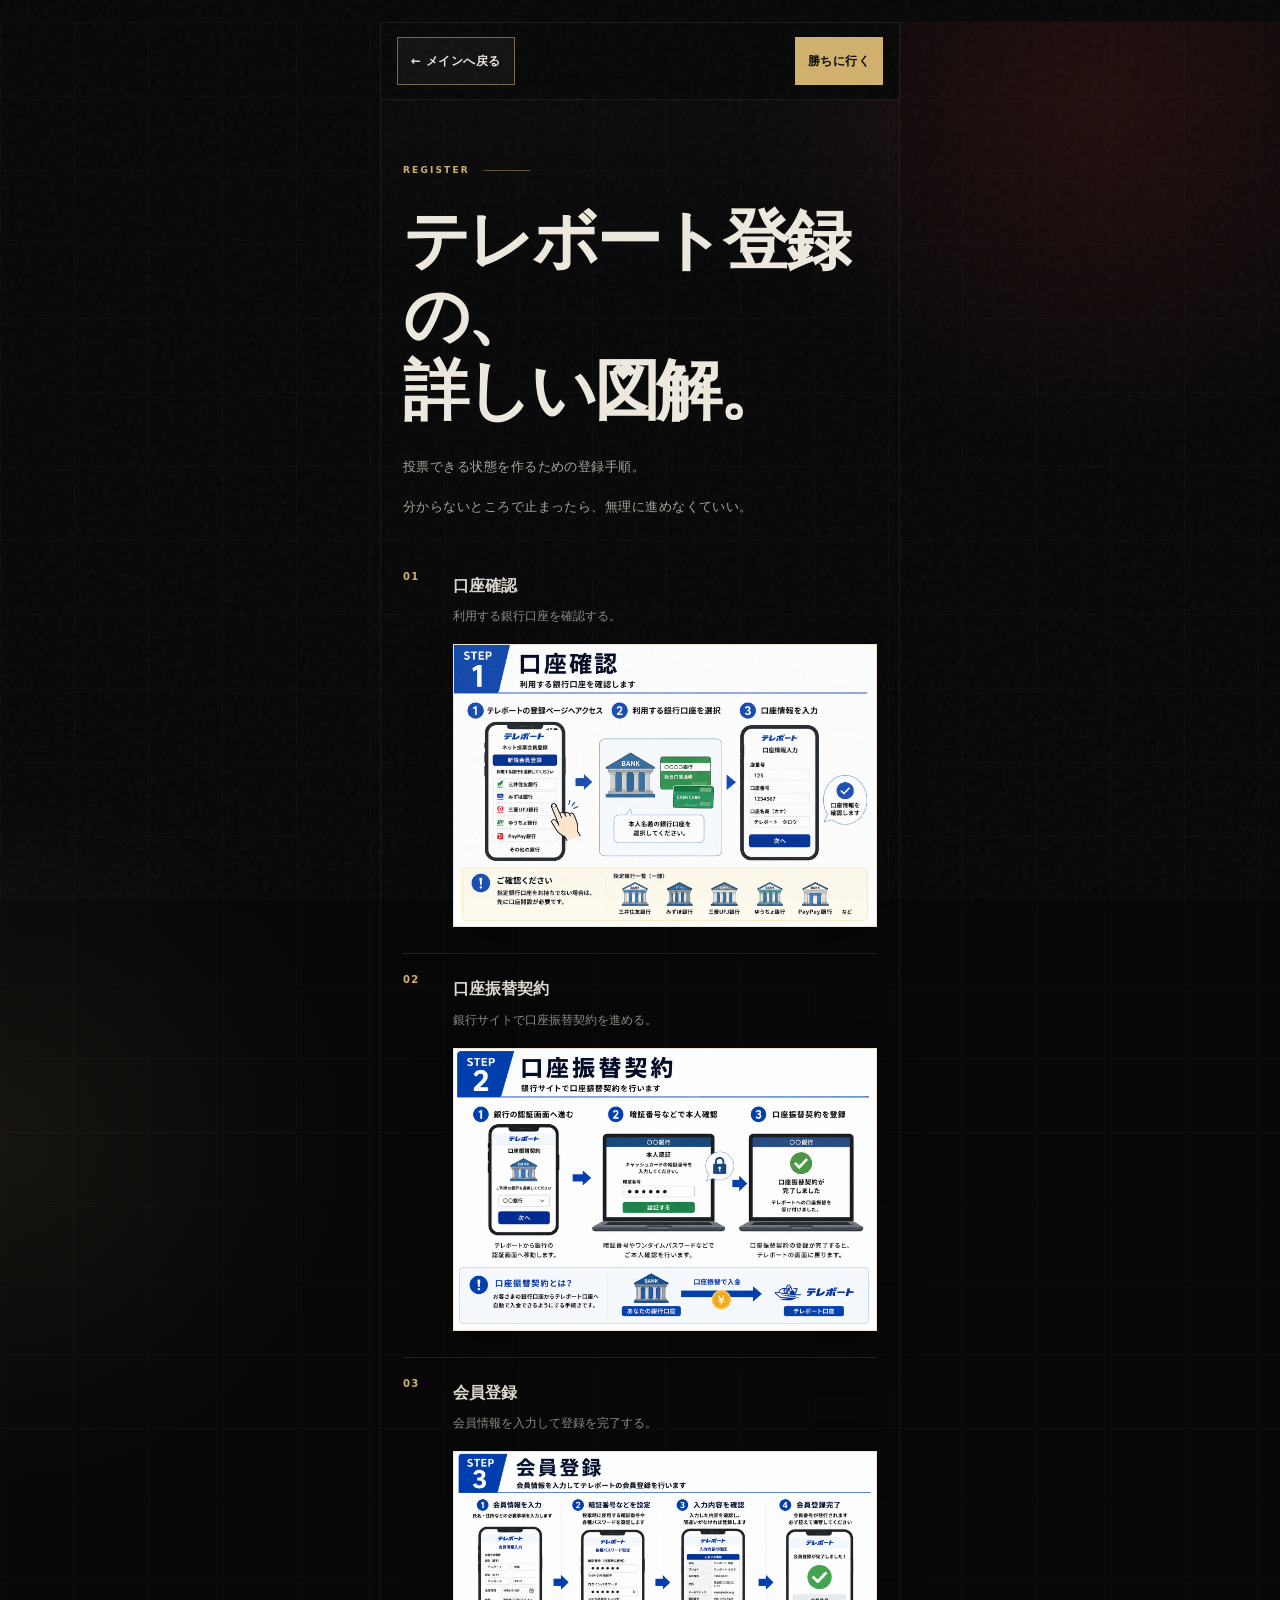
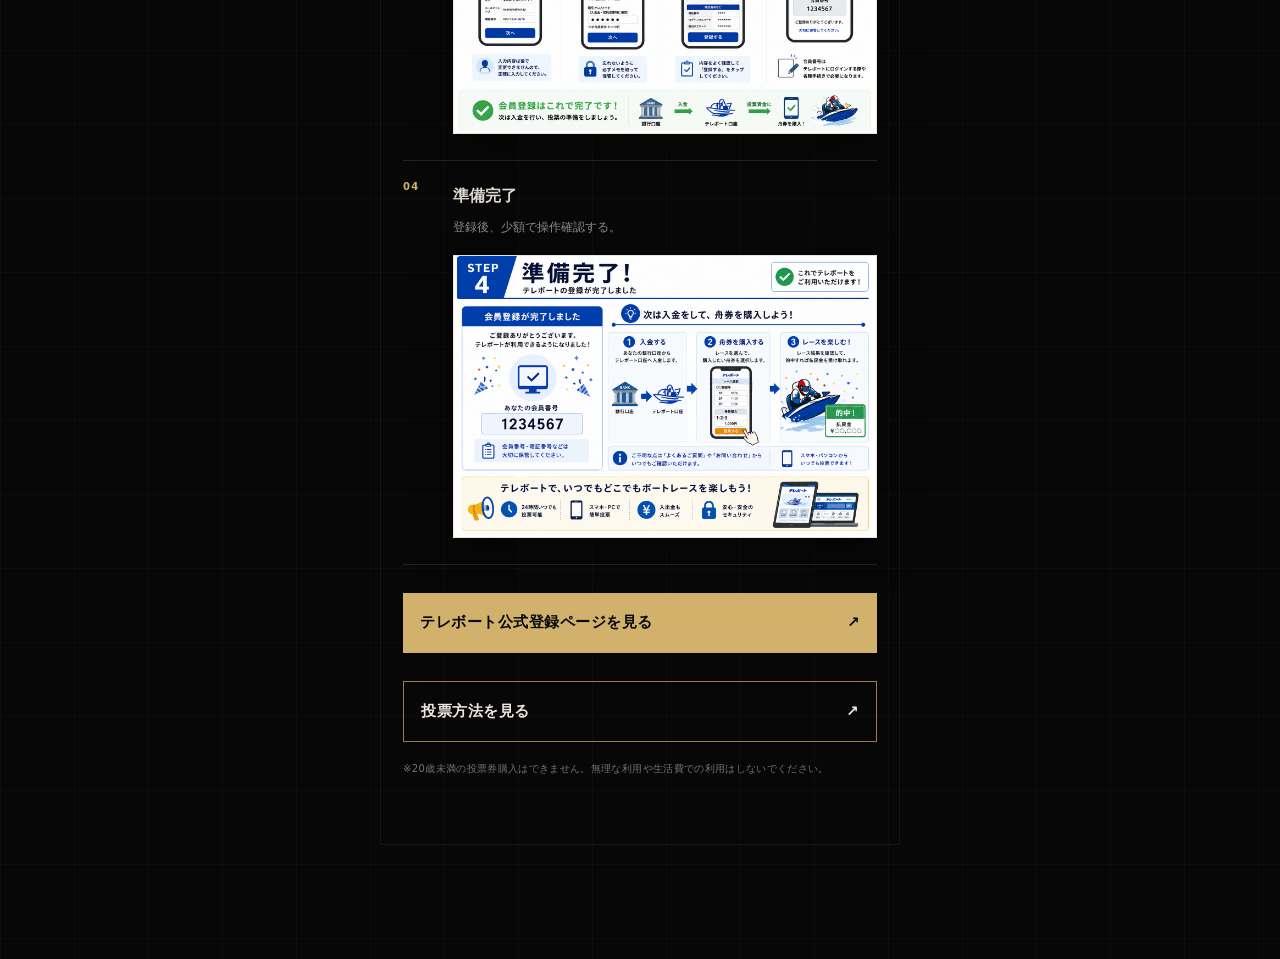
<file: register.html>
<!doctype html>
<html lang="ja">
<head>
  <meta charset="utf-8">
  <meta name="viewport" content="width=device-width, initial-scale=1">
  <title>TRAVIS | &#12486;&#12524;&#12508;&#12540;&#12488;&#30331;&#37682;</title>
  <link rel="icon" href="./favicon.svg">
  <link rel="stylesheet" href="./style.css">
</head>
<body>
  <div class="site-shell">
    <header class="detail-header">
      <a class="back-main" href="./index.html#how">&#8592; &#12513;&#12452;&#12531;&#12408;&#25147;&#12427;</a>
      <a class="header-cta" href="https://lin.ee/YRAiTYb">&#21213;&#12385;&#12395;&#34892;&#12367;</a>
    </header>

    <main>
      <section class="section detail-hero">
        <p class="label">REGISTER</p>
        <h1>&#12486;&#12524;&#12508;&#12540;&#12488;&#30331;&#37682;&#12398;&#12289;<br>&#35443;&#12375;&#12356;&#22259;&#35299;&#12290;</h1>
        <div class="copy">
          <p>&#25237;&#31080;&#12391;&#12365;&#12427;&#29366;&#24907;&#12434;&#20316;&#12427;&#12383;&#12417;&#12398;&#30331;&#37682;&#25163;&#38918;&#12290;</p>
          <p>&#20998;&#12363;&#12425;&#12394;&#12356;&#12392;&#12371;&#12429;&#12391;&#27490;&#12414;&#12387;&#12383;&#12425;&#12289;&#28961;&#29702;&#12395;&#36914;&#12417;&#12394;&#12367;&#12390;&#12356;&#12356;&#12290;</p>
        </div>
      </section>

      <section class="section detail-steps">
        <ol class="steps">
          <li>
            <small>01</small>
            <div>
              <b>&#21475;&#24231;&#30906;&#35469;</b>
              <p>&#21033;&#29992;&#12377;&#12427;&#37504;&#34892;&#21475;&#24231;&#12434;&#30906;&#35469;&#12377;&#12427;&#12290;</p>
              <figure class="step-illustration wide">
                <img src="./register-step-1.png" alt="STEP 1 &#21475;&#24231;&#30906;&#35469;&#12398;&#22259;&#35299;">
              </figure>
            </div>
          </li>
          <li>
            <small>02</small>
            <div>
              <b>&#21475;&#24231;&#25391;&#26367;&#22865;&#32004;</b>
              <p>&#37504;&#34892;&#12469;&#12452;&#12488;&#12391;&#21475;&#24231;&#25391;&#26367;&#22865;&#32004;&#12434;&#36914;&#12417;&#12427;&#12290;</p>
              <figure class="step-illustration wide">
                <img src="./register-step-2.png" alt="STEP 2 &#21475;&#24231;&#25391;&#26367;&#22865;&#32004;&#12398;&#22259;&#35299;">
              </figure>
            </div>
          </li>
          <li>
            <small>03</small>
            <div>
              <b>&#20250;&#21729;&#30331;&#37682;</b>
              <p>&#20250;&#21729;&#24773;&#22577;&#12434;&#20837;&#21147;&#12375;&#12390;&#30331;&#37682;&#12434;&#23436;&#20102;&#12377;&#12427;&#12290;</p>
              <figure class="step-illustration wide">
                <img src="./register-step-3.png" alt="STEP 3 &#20250;&#21729;&#30331;&#37682;&#12398;&#22259;&#35299;">
              </figure>
            </div>
          </li>
          <li>
            <small>04</small>
            <div>
              <b>&#28310;&#20633;&#23436;&#20102;</b>
              <p>&#30331;&#37682;&#24460;&#12289;&#23569;&#38989;&#12391;&#25805;&#20316;&#30906;&#35469;&#12377;&#12427;&#12290;</p>
              <figure class="step-illustration wide">
                <img src="./register-step-4.png" alt="STEP 4 &#28310;&#20633;&#23436;&#20102;&#12398;&#22259;&#35299;">
              </figure>
            </div>
          </li>
        </ol>

        <a class="primary-cta" href="https://www.boatrace.jp/bosyu/">&#12486;&#12524;&#12508;&#12540;&#12488;&#20844;&#24335;&#30331;&#37682;&#12506;&#12540;&#12472;&#12434;&#35211;&#12427; <i>&#8599;</i></a>
        <a class="secondary-cta" href="./vote.html">&#25237;&#31080;&#26041;&#27861;&#12434;&#35211;&#12427; <i>&#8599;</i></a>
        <p class="safety-note">&#8251;20&#27507;&#26410;&#28288;&#12398;&#25237;&#31080;&#21048;&#36092;&#20837;&#12399;&#12391;&#12365;&#12414;&#12379;&#12435;&#12290;&#28961;&#29702;&#12394;&#21033;&#29992;&#12420;&#29983;&#27963;&#36027;&#12391;&#12398;&#21033;&#29992;&#12399;&#12375;&#12394;&#12356;&#12391;&#12367;&#12384;&#12373;&#12356;&#12290;</p>
      </section>
    </main>
  </div>
</body>
</html>
</file>
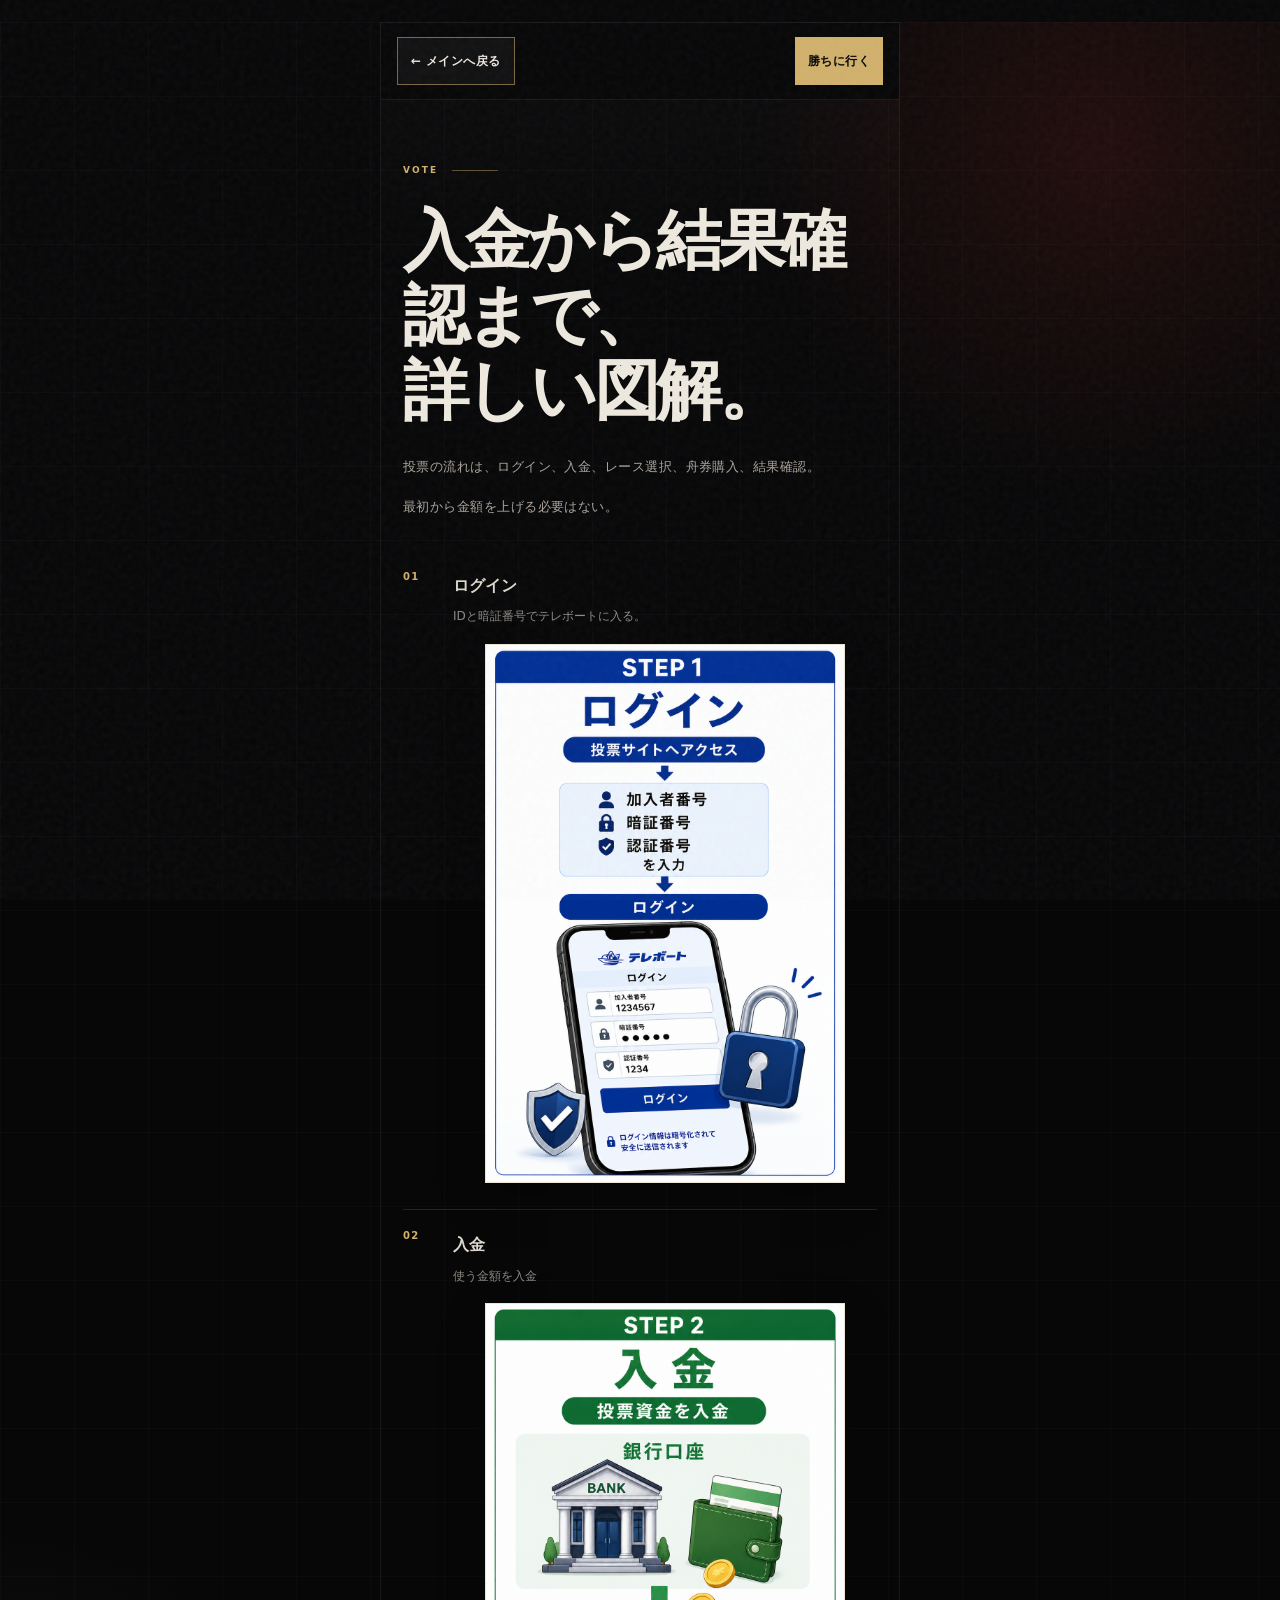
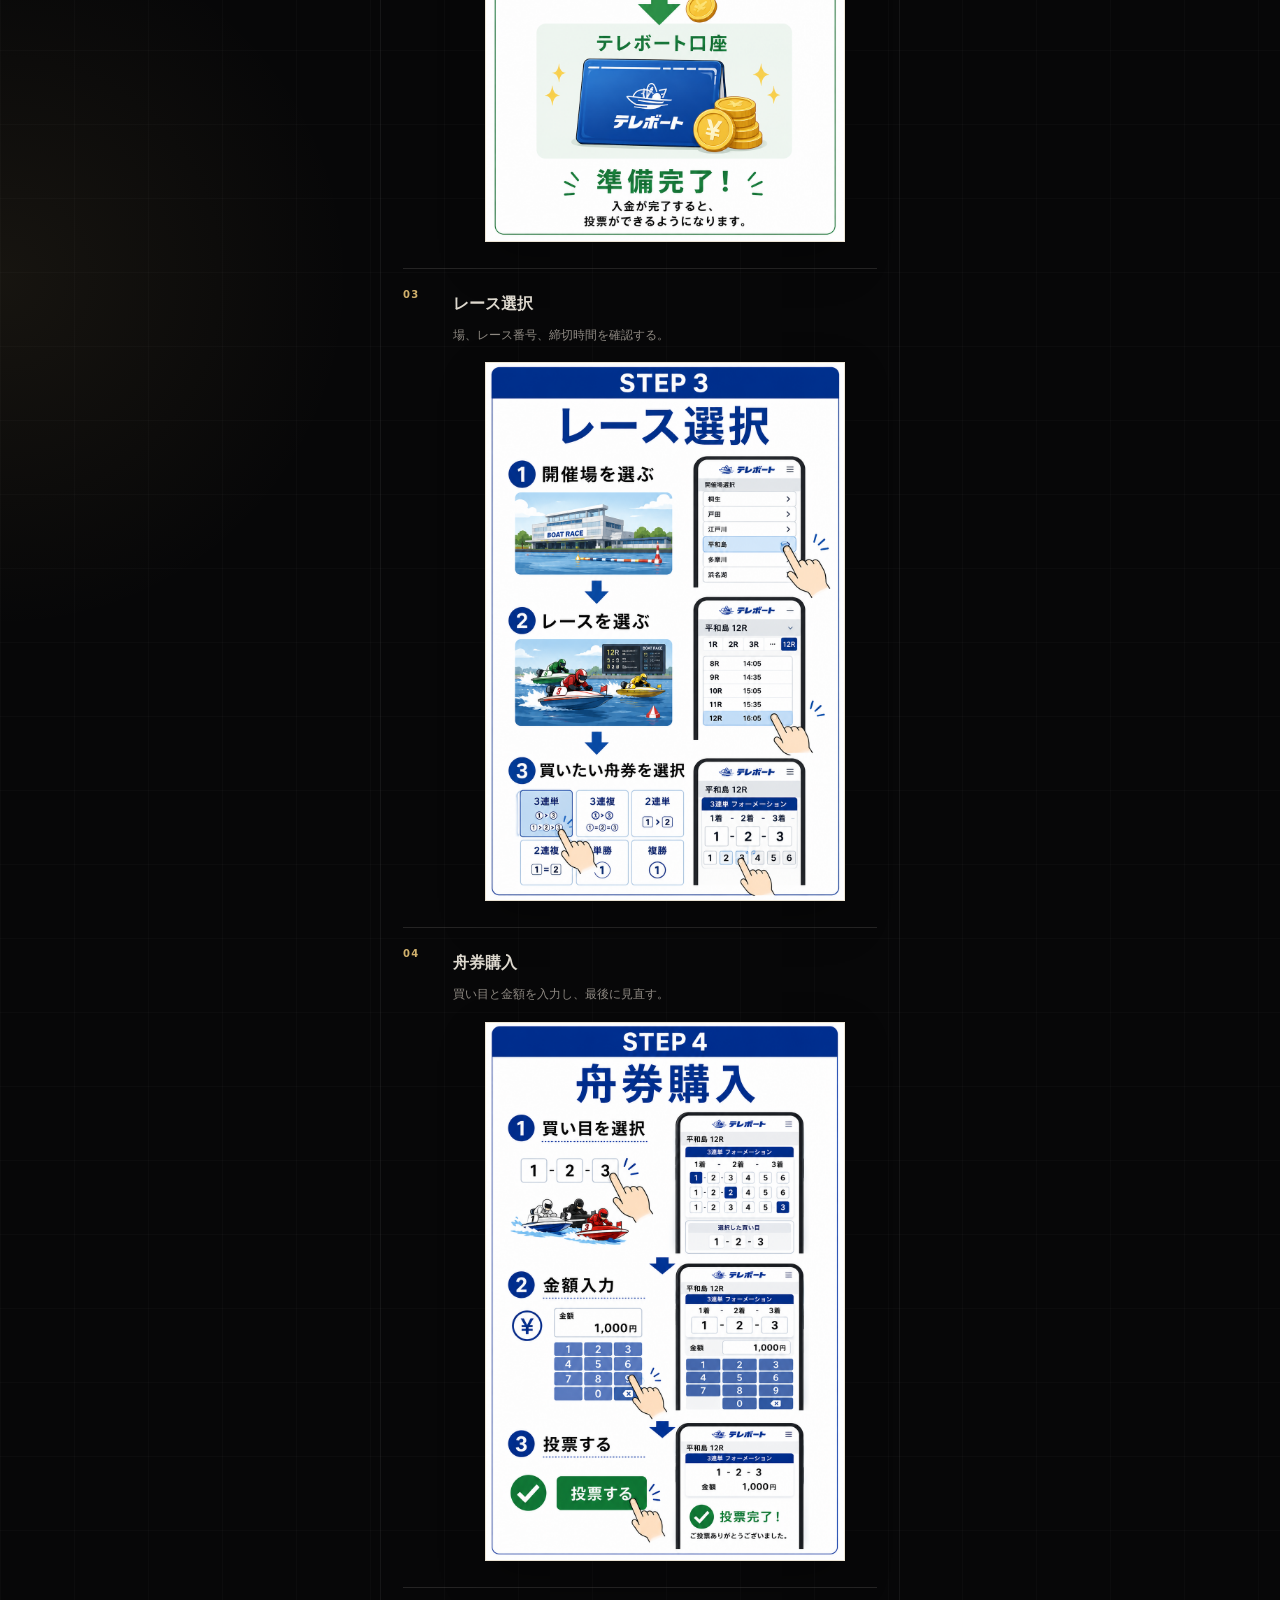
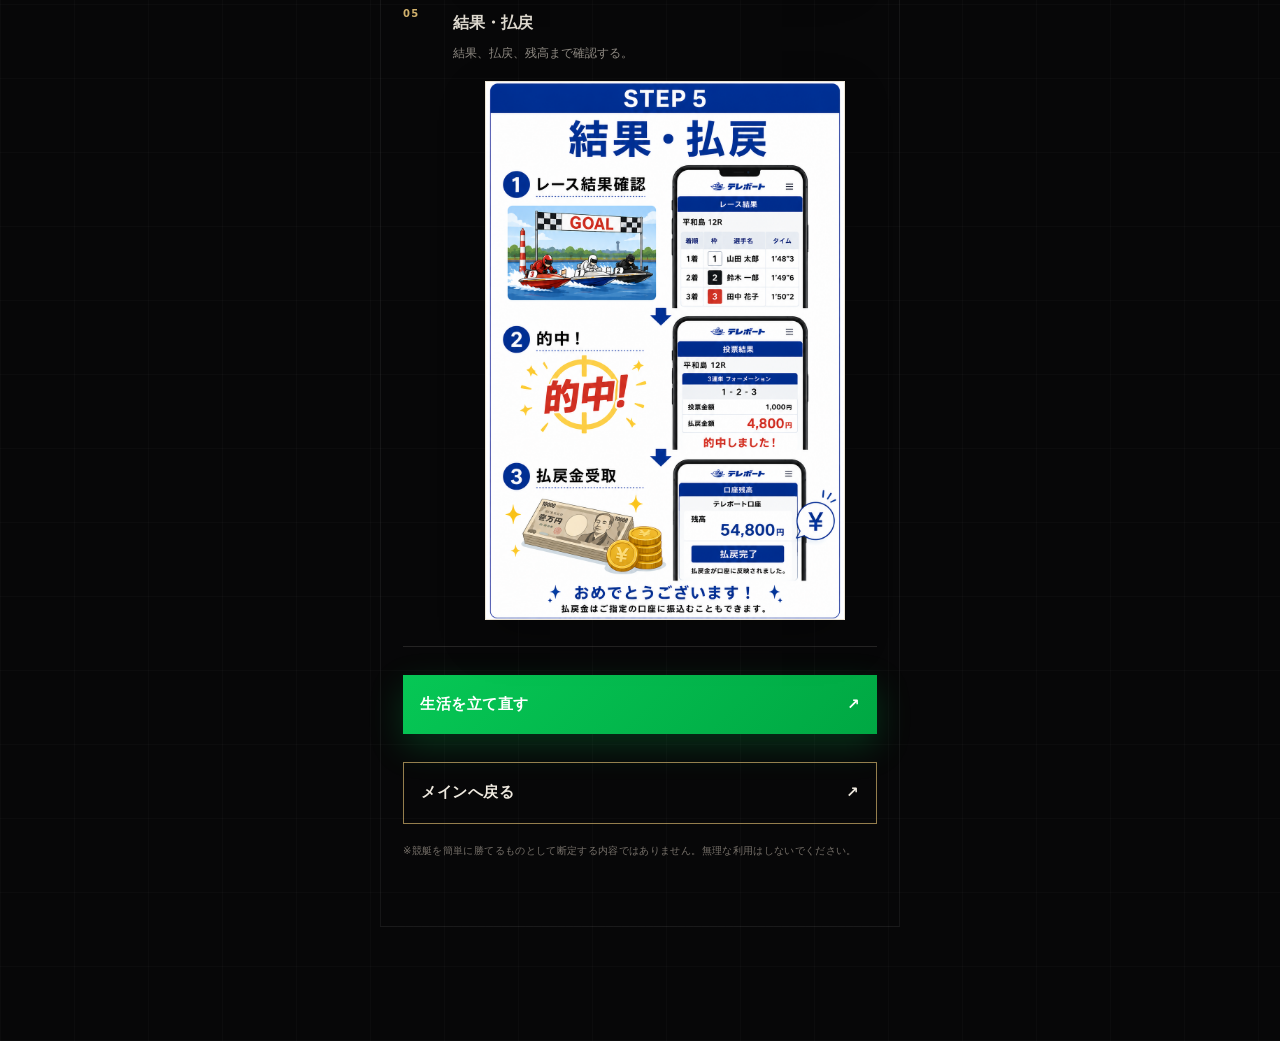
<file: vote.html>
﻿<!doctype html>
<html lang="ja">
<head>
  <meta charset="utf-8">
  <meta name="viewport" content="width=device-width, initial-scale=1">
  <title>TRAVIS | 投票方法</title>
  <link rel="icon" href="./favicon.svg">
  <link rel="stylesheet" href="./style.css">
</head>
<body>
  <div class="site-shell">
    <header class="detail-header">
      <a class="back-main" href="./index.html#how">← メインへ戻る</a>
      <a class="header-cta" href="https://lin.ee/YRAiTYb">勝ちに行く</a>
    </header>

    <main>
      <section class="section detail-hero">
        <p class="label">VOTE</p>
        <h1>入金から結果確認まで、<br>詳しい図解。</h1>
        <div class="copy">
          <p>投票の流れは、ログイン、入金、レース選択、舟券購入、結果確認。</p>
          <p>最初から金額を上げる必要はない。</p>
        </div>
      </section>

      <section class="section detail-steps">
        <ol class="steps">
          <li><small>01</small><div><b>ログイン</b><p>IDと暗証番号でテレボートに入る。</p><figure class="step-illustration tall"><img src="./vote-step-1.png" alt="STEP 1 ログインの図解"></figure></div></li>
          <li><small>02</small><div><b>入金</b><p>使う金額を入金</p><figure class="step-illustration tall"><img src="./vote-step-2.png" alt="STEP 2 入金の図解"></figure></div></li>
          <li><small>03</small><div><b>レース選択</b><p>場、レース番号、締切時間を確認する。</p><figure class="step-illustration tall"><img src="./vote-step-3.png" alt="STEP 3 レース選択の図解"></figure></div></li>
          <li><small>04</small><div><b>舟券購入</b><p>買い目と金額を入力し、最後に見直す。</p><figure class="step-illustration tall"><img src="./vote-step-4.png" alt="STEP 4 舟券購入の図解"></figure></div></li>
          <li><small>05</small><div><b>結果・払戻</b><p>結果、払戻、残高まで確認する。</p><figure class="step-illustration tall"><img src="./vote-step-5.png" alt="STEP 5 結果と払戻の図解"></figure></div></li>
        </ol>

        <a class="primary-cta line-cta" href="https://lin.ee/YRAiTYb">生活を立て直す <i>↗</i></a>
        <a class="secondary-cta" href="./index.html#how">メインへ戻る <i>↗</i></a>
        <p class="safety-note">※競艇を簡単に勝てるものとして断定する内容ではありません。無理な利用はしないでください。</p>
      </section>
    </main>
  </div>
</body>
</html>
</file>
<file: style.css>
﻿@font-face{
  font-family:"TRAVIS Hand";
  src:url("./Yomogi-Regular.ttf") format("truetype");
  font-weight:400;
  font-style:normal;
  font-display:swap;
}

:root{
  --bg:#070708;
  --panel:#111113;
  --panel2:#171719;
  --paper:#eee9df;
  --muted:#918c84;
  --dim:#625e58;
  --line:rgba(238,233,223,.13);
  --gold:#d1b16c;
  --red:#c74a40;
  --serif:"Yu Mincho","Hiragino Mincho ProN","Noto Serif JP",serif;
  --sans:"Noto Sans JP","Yu Gothic",system-ui,sans-serif;
}

*{box-sizing:border-box}
html{background:var(--bg);scroll-behavior:smooth}
body{
  margin:0;
  min-height:100svh;
  padding:0 0 92px;
  overflow-x:hidden;
  color:var(--paper);
  background:
    radial-gradient(circle at 86% 3%,rgba(151,39,31,.18),transparent 22rem),
    radial-gradient(circle at 0 44%,rgba(209,177,108,.08),transparent 22rem),
    linear-gradient(rgba(255,255,255,.018) 1px,transparent 1px),
    linear-gradient(90deg,rgba(255,255,255,.018) 1px,transparent 1px),
    var(--bg);
  background-size:auto,auto,74px 74px,74px 74px,auto;
  font-family:var(--sans);
  line-height:1.85;
  font-feature-settings:"palt";
}
body:before{
  position:fixed;
  z-index:999;
  inset:0;
  pointer-events:none;
  opacity:.045;
  content:"";
  background-image:url("data:image/svg+xml,%3Csvg viewBox='0 0 180 180' xmlns='http://www.w3.org/2000/svg'%3E%3Cfilter id='n'%3E%3CfeTurbulence type='fractalNoise' baseFrequency='.85' numOctaves='4'/%3E%3C/filter%3E%3Crect width='100%25' height='100%25' filter='url(%23n)'/%3E%3C/svg%3E");
}
a{color:inherit;text-decoration:none}
img{max-width:100%;display:block}

.site-shell{
  width:min(100%,520px);
  margin:0 auto;
  border-inline:1px solid rgba(255,255,255,.05);
  background:linear-gradient(180deg,rgba(255,255,255,.018),transparent 260px);
}

.site-header,.detail-header{
  position:sticky;
  z-index:40;
  top:0;
  display:flex;
  align-items:center;
  justify-content:space-between;
  gap:12px;
  min-height:64px;
  padding:14px 16px;
  border-bottom:1px solid rgba(255,255,255,.07);
  background:rgba(7,7,8,.9);
  backdrop-filter:blur(16px);
}
.brand{display:inline-flex;align-items:center;gap:10px;font:800 12px/1 var(--sans);letter-spacing:.12em}
.brand-mark{display:grid;width:31px;height:31px;place-items:center;border:1px solid rgba(209,177,108,.65);color:var(--gold);font-family:var(--serif)}
.header-cta,.back-main{display:inline-flex;min-height:48px;align-items:center;justify-content:center;padding:10px 13px;color:#090909;background:var(--gold);font-size:12px;font-weight:900;letter-spacing:.035em}
.back-main{color:var(--paper);background:rgba(255,255,255,.04);border:1px solid rgba(209,177,108,.55)}

.section{padding:66px 22px}
.label{display:flex;align-items:center;gap:14px;margin:0 0 28px;color:var(--gold);font:800 9px/1 var(--sans);letter-spacing:.24em}
.label:after{width:46px;height:1px;background:rgba(209,177,108,.42);content:""}
h1,h2,h3{margin:0;font-family:var(--serif);font-weight:600;letter-spacing:-.055em}
h1{font-size:clamp(42px,13vw,66px);line-height:1.14}
h2{font-size:clamp(31px,8.8vw,44px);line-height:1.45}
h1 span{display:block;margin-top:8px;color:#aaa59d;font-size:.44em;letter-spacing:-.04em}
h1 em{color:var(--gold);font-style:normal}
.hero-utilities,.hero-rise{white-space:nowrap}
.hero-utilities{font-size:.58em;letter-spacing:-.07em}
.hero-rise{font-size:.4em;letter-spacing:-.045em}
.hero-rise em{font-size:1.35em;font-weight:700}
.copy{margin:26px 0 0;color:#aaa49b;font-size:13px;letter-spacing:.035em}
.copy p{margin:0 0 16px}
.red{color:var(--red)}
.gold{color:var(--gold)}

.hero{min-height:100svh;padding-top:54px}
.hero-lead{margin:28px 0 0;padding-left:16px;border-left:1px solid var(--red);color:#d7d0c4;font-family:var(--serif);font-size:15px;line-height:1.95}
.hero-photo{position:relative;height:390px;margin:36px -4px 0;overflow:hidden;border:1px solid var(--line);background:#0e0e10}
.hero-photo img{width:100%;height:100%;object-fit:cover;object-position:68% center;filter:brightness(.74) saturate(.76) contrast(1.04)}
.hero-photo:after,.image-card:after{position:absolute;inset:0;background:linear-gradient(180deg,rgba(4,4,5,.02),rgba(4,4,5,.12) 44%,rgba(4,4,5,.78));content:""}
.hero-photo figcaption{position:absolute;z-index:2;right:18px;bottom:16px;left:18px;display:grid;grid-template-columns:auto 1fr;gap:3px 13px;color:#ddd7cb;font-family:var(--serif)}
.hero-photo small{color:var(--gold);font:800 8px var(--sans);letter-spacing:.2em}
.hero-photo b{font-size:16px;letter-spacing:.04em}

.primary-cta,.secondary-cta{
  display:grid;
  grid-template-columns:1fr auto;
  align-items:center;
  gap:12px;
  min-height:54px;
  width:100%;
  margin-top:28px;
  padding:16px 17px;
  color:#090909;
  background:var(--gold);
  font-size:15px;
  font-weight:900;
  letter-spacing:.035em;
}
.secondary-cta{color:var(--paper);background:transparent;border:1px solid rgba(209,177,108,.7)}
.primary-cta i,.secondary-cta i{font-style:normal}
.primary-cta.line-cta{
  color:#fff;
  background:linear-gradient(135deg,#06c755,#00a843);
  box-shadow:0 12px 34px rgba(6,199,85,.22);
}
.primary-cta.line-cta i{
  color:#fff;
}

.image-card{position:relative;height:250px;margin:30px 0 0;overflow:hidden;border:1px solid var(--line);background:#111}
.image-card img{width:100%;height:100%;object-fit:cover}
.image-card.paper img{object-position:center top;filter:brightness(.68) saturate(.74) sepia(.14)}
.image-card figcaption{position:absolute;z-index:2;right:16px;bottom:14px;left:16px;color:#d7d1c5;font-size:11px;letter-spacing:.04em}

.big-answer{margin:22px 0 0;color:#e5dfd3;font:600 clamp(25px,7vw,38px)/1.55 var(--serif);letter-spacing:-.045em}
.recommend-grid,.two-card{display:grid;gap:13px;margin:32px 0 0}
.recommend-card,.guide-card{
  position:relative;
  display:grid;
  grid-template-columns:1fr auto;
  gap:7px 14px;
  min-height:112px;
  padding:20px 18px;
  border:1px solid rgba(209,177,108,.46);
  background:linear-gradient(135deg,rgba(209,177,108,.12),rgba(255,255,255,.025)),#121214;
}
.recommend-card figure{
  grid-column:1/-1;
  margin:-7px -5px 10px;
  overflow:hidden;
  border:1px solid rgba(255,255,255,.1);
  background:#080809;
}
.recommend-card figure img{
  width:100%;
  aspect-ratio:16/9;
  object-fit:cover;
  object-position:center;
}
.recommend-card-top figure img{object-position:center top}
.recommend-card small,.guide-card small{grid-column:1/-1;color:var(--gold);font:800 9px var(--sans);letter-spacing:.18em}
.recommend-card b,.guide-card b{align-self:end;color:#eee7db;font-size:17px}
.recommend-card p,.guide-card p{grid-column:1/-1;margin:0;color:#8f8a82;font-size:12px}
.recommend-card i{
  display:inline-flex;
  min-height:48px;
  align-items:center;
  justify-content:center;
  align-self:end;
  justify-self:start;
  padding:11px 14px;
  color:#090909;
  background:var(--gold);
  font-style:normal;
  font-size:12px;
  font-weight:900;
  letter-spacing:.035em;
}
.guide-card span{align-self:end;color:var(--gold);font-size:12px;font-weight:900}

.safety-note{margin:18px 0 0;color:#77716a;font-size:10px;line-height:1.75;letter-spacing:.035em}

.slider-section{overflow:hidden}
.swipe-hint{display:inline-flex;margin:22px 0 14px;padding:7px 10px;color:#090909;background:var(--gold);font-size:11px;font-weight:900}
.slider{display:flex;gap:14px;margin:0 -22px 0 0;padding:0 22px 10px 0;overflow-x:auto;overflow-y:hidden;overscroll-behavior-x:contain;scroll-snap-type:x mandatory;scrollbar-width:none}
.slider::-webkit-scrollbar{display:none}
.slide-card{
  flex:0 0 84%;
  height:360px;
  padding:0;
  overflow:hidden;
  border:1px solid var(--line);
  background:#101012;
  scroll-snap-align:start;
  cursor:pointer;
}
.slide-card img{width:100%;height:100%;object-fit:cover}
.slider-dots{display:flex;justify-content:center;gap:7px;margin-top:12px}
.slider-dots span{width:7px;height:7px;border-radius:50%;background:#4d4944}
.slider-dots span.active{background:var(--gold)}

.final-section{min-height:78svh;display:flex;flex-direction:column;justify-content:center;text-align:left}
.primary-cta.final{margin-top:36px}
.footer{padding:42px 22px 28px;border-top:1px solid var(--line);color:#66615b;font-size:10px;letter-spacing:.08em}

.bottom-nav{
  position:fixed;
  z-index:1000;
  right:0;
  bottom:0;
  left:0;
  display:grid;
  grid-template-columns:repeat(4,1fr);
  width:min(100%,520px);
  margin:0 auto;
  padding:8px 8px calc(8px + env(safe-area-inset-bottom));
  border-top:1px solid rgba(209,177,108,.36);
  background:rgba(7,7,8,.94);
  backdrop-filter:blur(16px);
}
.bottom-nav a{display:flex;min-height:50px;align-items:center;justify-content:center;border-right:1px solid rgba(255,255,255,.08);color:#aaa49b;font-size:11px;font-weight:900}
.bottom-nav a:last-child{border-right:0}
.bottom-nav a.win{color:#090909;background:var(--gold)}

.detail-hero{padding-bottom:24px}
.detail-steps{padding-top:12px}
.steps{display:grid;gap:20px;margin:0;padding:0;list-style:none}
.steps li{display:grid;grid-template-columns:38px 1fr;gap:12px;padding-bottom:22px;border-bottom:1px solid var(--line)}
.steps small{color:var(--gold);font:800 10px var(--sans);letter-spacing:.14em}
.steps b{display:block;color:#ddd8ce;font-size:16px}
.steps p{margin:6px 0 0;color:#8e8982;font-size:12px;line-height:1.8}
.step-illustration{margin:16px 0 4px;overflow:hidden;border:1px solid rgba(209,177,108,.28);background:#f7f9ff;box-shadow:0 18px 42px rgba(0,0,0,.26)}
.step-illustration img{width:100%;height:auto;display:block}
.step-illustration.wide img{height:auto;object-fit:contain;object-position:center}
.step-illustration.tall{width:min(100%,360px);margin-right:auto;margin-left:auto}
.step-illustration.tall img{max-height:620px;object-fit:contain}

.lightbox{position:fixed;z-index:1200;inset:0;display:none;align-items:center;justify-content:center;padding:18px;background:rgba(0,0,0,.86)}
.lightbox.is-open{display:flex}
.lightbox img{max-width:100%;max-height:86svh;object-fit:contain;border:1px solid rgba(209,177,108,.45)}
.lightbox-close{position:absolute;top:14px;right:14px;width:48px;height:48px;border:1px solid rgba(209,177,108,.55);color:var(--paper);background:#0b0b0c;font-size:28px}

@media(min-width:720px){
  .site-shell{margin-block:22px;border:1px solid rgba(255,255,255,.06)}
}
</file>
